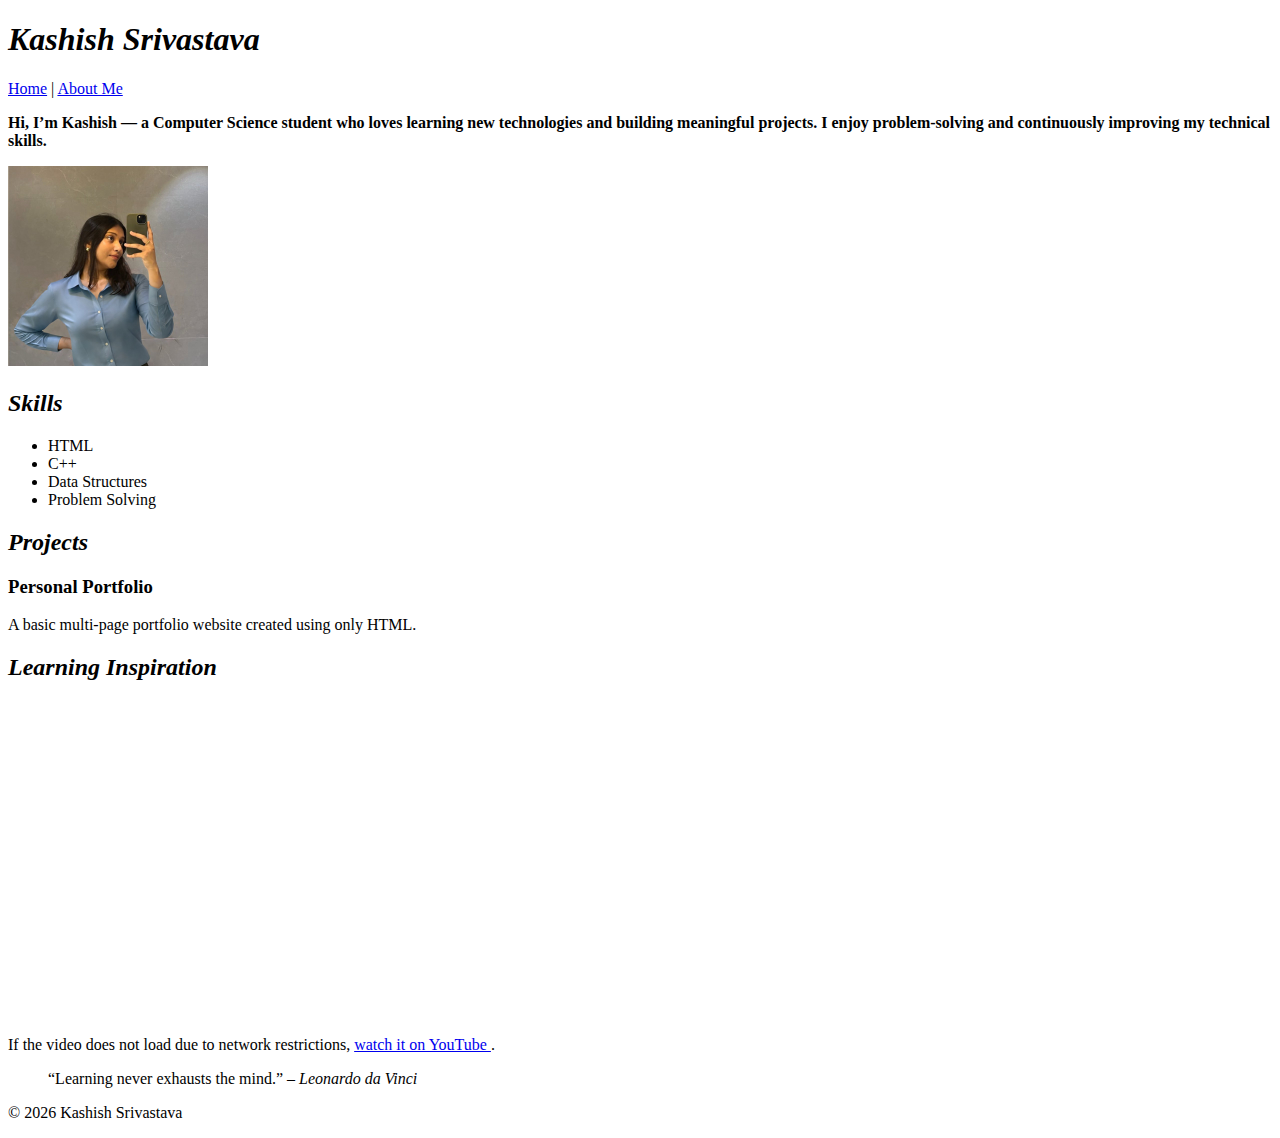
<file: Day 1/index.html>
<!DOCTYPE html>
<html lang="en">
<head>
    <meta charset="UTF-8">
    <title>Kashish Srivastava | Portfolio</title>
</head>
<body>

    <header>
        <h1><b><i>Kashish Srivastava</i></b></h1>
        <nav>
            <a href="index.html">Home</a>
            |
            <a href="about.html">About Me</a>
        </nav>
    </header>

    <main>

        <section>
            <p>
                <b>Hi, I’m Kashish — a Computer Science student who loves learning new technologies
                and building meaningful projects. I enjoy problem-solving and continuously
                improving my technical skills.</b>
            </p>
        </section>

        <section>
            <img src="kash.jpeg" alt="Profile picture of Kashish" width="200">
        </section>

        <section>
            <h2><i>Skills</i></h2>
            <ul>
                <li>HTML</li>
                <li>C++</li>
                <li>Data Structures</li>
                <li>Problem Solving</li>
            </ul>
        </section>

        <section>
            <h2><i>Projects</i></h2>
            <article>
                <h3>Personal Portfolio</h3>
                <p>A basic multi-page portfolio website created using only HTML.</p>
            </article>
        </section>

        <section>
            <h2><i>Learning Inspiration</i></h2>

            <iframe width="560" height="315" src="https://www.youtube.com/embed/HcOc7P5BMi4" 
                title="YouTube video player" frameborder="0" 
                allow="accelerometer; autoplay; clipboard-write; encrypted-media; gyroscope; picture-in-picture; web-share" 
                allowfullscreen>
            </iframe>

            <p>
                If the video does not load due to network restrictions,
                <a href="https://www.youtube.com/watch?v=HcOc7P5BMi4" target="_blank">
                    watch it on YouTube
                </a>.
            </p>
        </section>

        <section>
            <blockquote>
                “Learning never exhausts the mind.”
                <cite>– Leonardo da Vinci</cite>
            </blockquote>
        </section>

    </main>

    <footer>
        <p>© 2026 Kashish Srivastava</p>
    </footer>

</body>
</html>
</file>
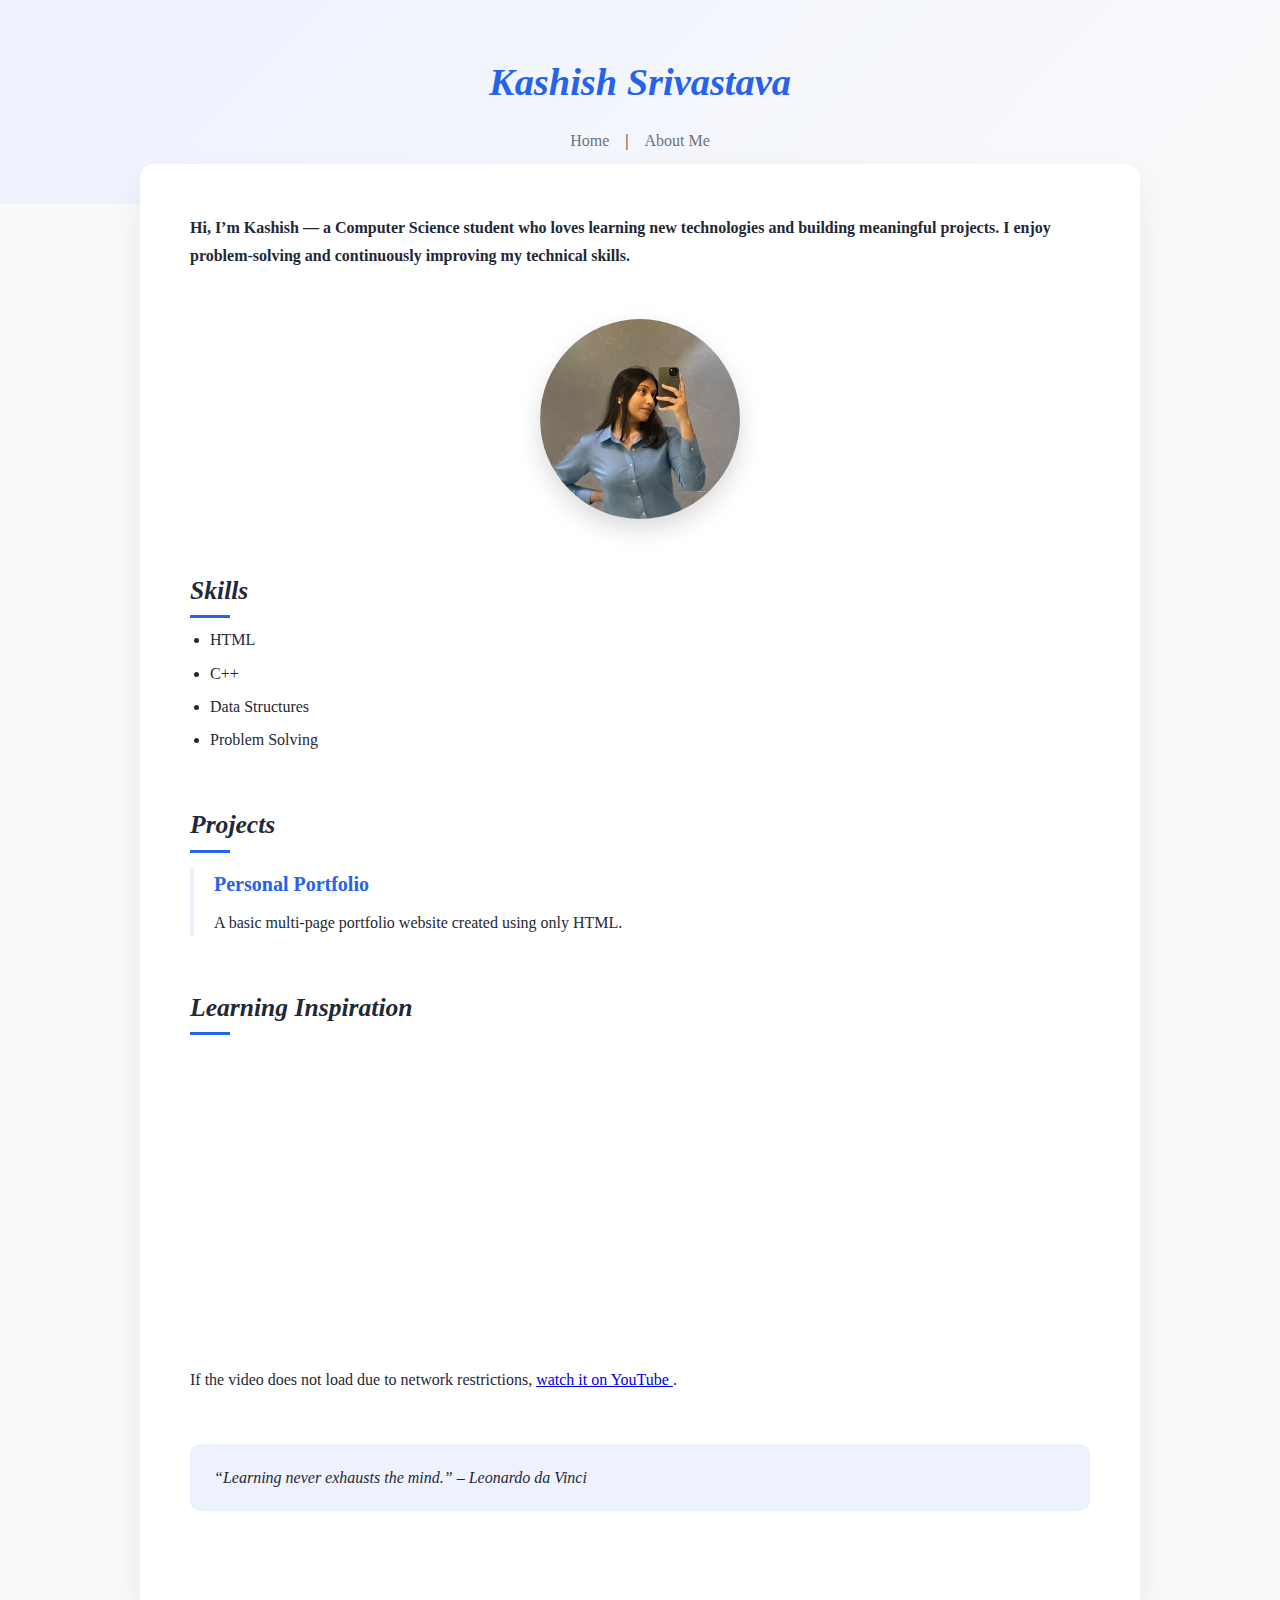
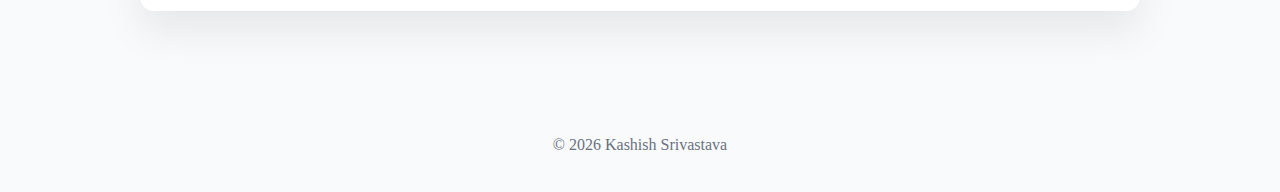
<file: Day 3/index.html>
<!DOCTYPE html>
<html lang="en">
<head>
    <link rel="stylesheet" href="style.css">
    <meta charset="UTF-8">
    <title>Kashish Srivastava | Portfolio</title>
</head>
<body>

    <header>
        <h1><b><i>Kashish Srivastava</i></b></h1>
        <nav>
            <a href="index.html">Home</a>
            |
            <a href="about.html">About Me</a>
        </nav>
    </header>

    <main>

        <section>
            <p>
                <b>Hi, I’m Kashish — a Computer Science student who loves learning new technologies
                and building meaningful projects. I enjoy problem-solving and continuously
                improving my technical skills.</b>
            </p>
        </section>

        <section>
            <img src="kash.jpeg" alt="Profile picture of Kashish" width="200">
        </section>

        <section>
            <h2><i>Skills</i></h2>
            <ul>
                <li>HTML</li>
                <li>C++</li>
                <li>Data Structures</li>
                <li>Problem Solving</li>
            </ul>
        </section>

        <section>
            <h2><i>Projects</i></h2>
            <article>
                <h3>Personal Portfolio</h3>
                <p>A basic multi-page portfolio website created using only HTML.</p>
            </article>
        </section>

        <section>
            <h2><i>Learning Inspiration</i></h2>

            <iframe width="560" height="315" src="https://www.youtube.com/embed/HcOc7P5BMi4" 
                title="YouTube video player" frameborder="0" 
                allow="accelerometer; autoplay; clipboard-write; encrypted-media; gyroscope; picture-in-picture; web-share" 
                allowfullscreen>
            </iframe>

            <p>
                If the video does not load due to network restrictions,
                <a href="https://www.youtube.com/watch?v=HcOc7P5BMi4" target="_blank">
                    watch it on YouTube
                </a>.
            </p>
        </section>

        <section>
            <blockquote>
                “Learning never exhausts the mind.”
                <cite>– Leonardo da Vinci</cite>
            </blockquote>
        </section>

    </main>

    <footer>
        <p>© 2026 Kashish Srivastava</p>
    </footer>

</body>
</html>
</file>
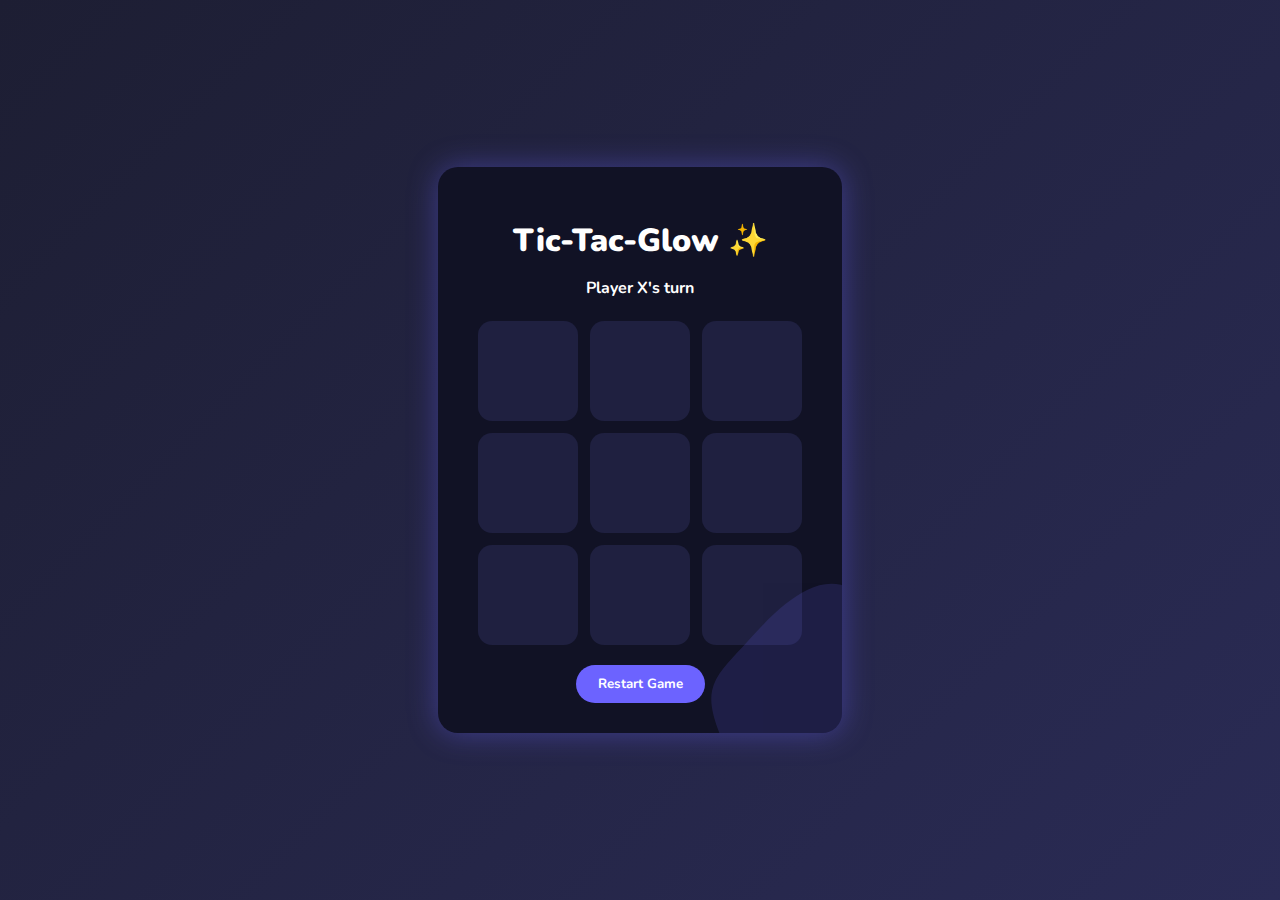
<file: Day 5/index.html>
<!DOCTYPE html>
<html lang="en">
<head>
  <meta charset="UTF-8" />
  <title>Tic Tac Glow</title>

  <link href="https://fonts.googleapis.com/css2?family=Nunito:wght@400;700;900&display=swap" rel="stylesheet">

  <link rel="stylesheet" href="index.css" />
</head>
<body>

  <div class="game-container">
    <h1>Tic-Tac-Glow ✨</h1>

    <div class="status" id="status">Player X's turn</div>

    <div class="board" id="board">
      <div class="cell" data-index="0"></div>
      <div class="cell" data-index="1"></div>
      <div class="cell" data-index="2"></div>
      <div class="cell" data-index="3"></div>
      <div class="cell" data-index="4"></div>
      <div class="cell" data-index="5"></div>
      <div class="cell" data-index="6"></div>
      <div class="cell" data-index="7"></div>
      <div class="cell" data-index="8"></div>
    </div>

    <button id="restart">Restart Game</button>

    <svg class="bg-svg" viewBox="0 0 200 200">
      <path fill="#6c63ff" d="M41.7,-67.4C54.5,-59.2,65.6,-54.1,70.4,-44.9C75.1,-35.8,73.6,-22.7,69.9,-11.1C66.2,0.5,60.4,10.7,54.1,20.8C47.8,30.9,41,40.9,31.7,49.2C22.3,57.6,10.6,64.4,-1.8,67.2C-14.1,70,-28.2,68.8,-38.1,61.3C-48,53.8,-53.7,40.1,-58.9,27.2C-64.1,14.3,-68.8,2.2,-66.6,-8.3C-64.4,-18.8,-55.3,-27.7,-46.3,-37.3C-37.3,-47,-28.5,-57.4,-17.5,-66.1C-6.6,-74.8,6.5,-81.9,19.1,-78.8C31.6,-75.7,43.6,-62.4,41.7,-67.4Z" transform="translate(100 100)" />
    </svg>
  </div>

  <script src="index.js"></script>
</body>
</html>
</file>
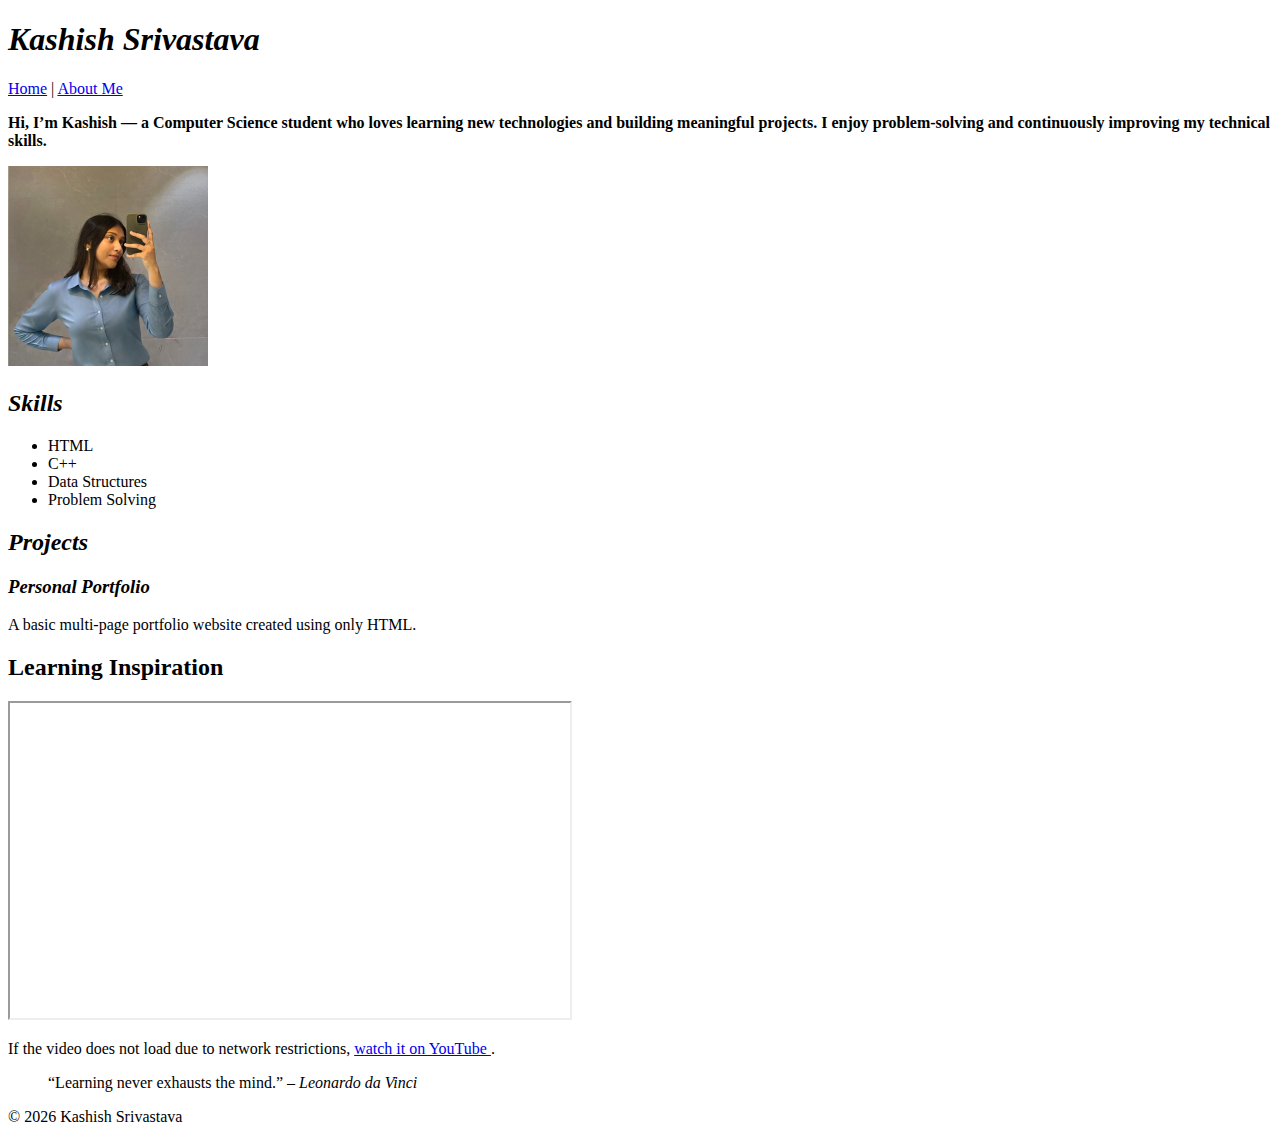
<file: Personal Portfolio/index.html>
<!DOCTYPE html>
<html lang="en">
<head>
    <meta charset="UTF-8">
    <title>Kashish Srivastava | Portfolio</title>
</head>
<body>

    <header>
        <h1><i>Kashish Srivastava</i></h1>
        <nav>
            <a href="index.html">Home</a>
            |
            <a href="about.html">About Me</a>
        </nav>
    </header>

    <main>

        <section>
            <p>
                <b>Hi, I’m Kashish — a Computer Science student who loves learning new technologies
                and building meaningful projects. I enjoy problem-solving and continuously
                improving my technical skills.</b>
            </p>
        </section>

        <section>
            <img src="kash.jpeg" alt="Profile picture of Kashish" width="200">
        </section>

        <section>
            <h2><i>Skills</i></h2>
            <ul>
                <li>HTML</li>
                <li>C++</li>
                <li>Data Structures</li>
                <li>Problem Solving</li>
            </ul>
        </section>

        <section>
            <h2><i>Projects</i></h2>
            <article>
                <h3><i>Personal Portfolio</i></h3>
                <p>A basic multi-page portfolio website created using only HTML.</p>
            </article>
        </section>

        <section>
            <h2>Learning Inspiration</h2>

            <iframe
                width="560"
                height="315"
                src="https://www.youtube.com/embed/HcOc7P5BMi4"
                title="YouTube video player"
                allowfullscreen>
            </iframe>

            <p>
                If the video does not load due to network restrictions,
                <a href="https://www.youtube.com/watch?v=HcOc7P5BMi4" target="_blank">
                    watch it on YouTube
                </a>.
            </p>
        </section>

        <section>
            <blockquote>
                “Learning never exhausts the mind.”
                <cite>– Leonardo da Vinci</cite>
            </blockquote>
        </section>

    </main>

    <footer>
        <p>© 2026 Kashish Srivastava</p>
    </footer>

</body>
</html>
</file>
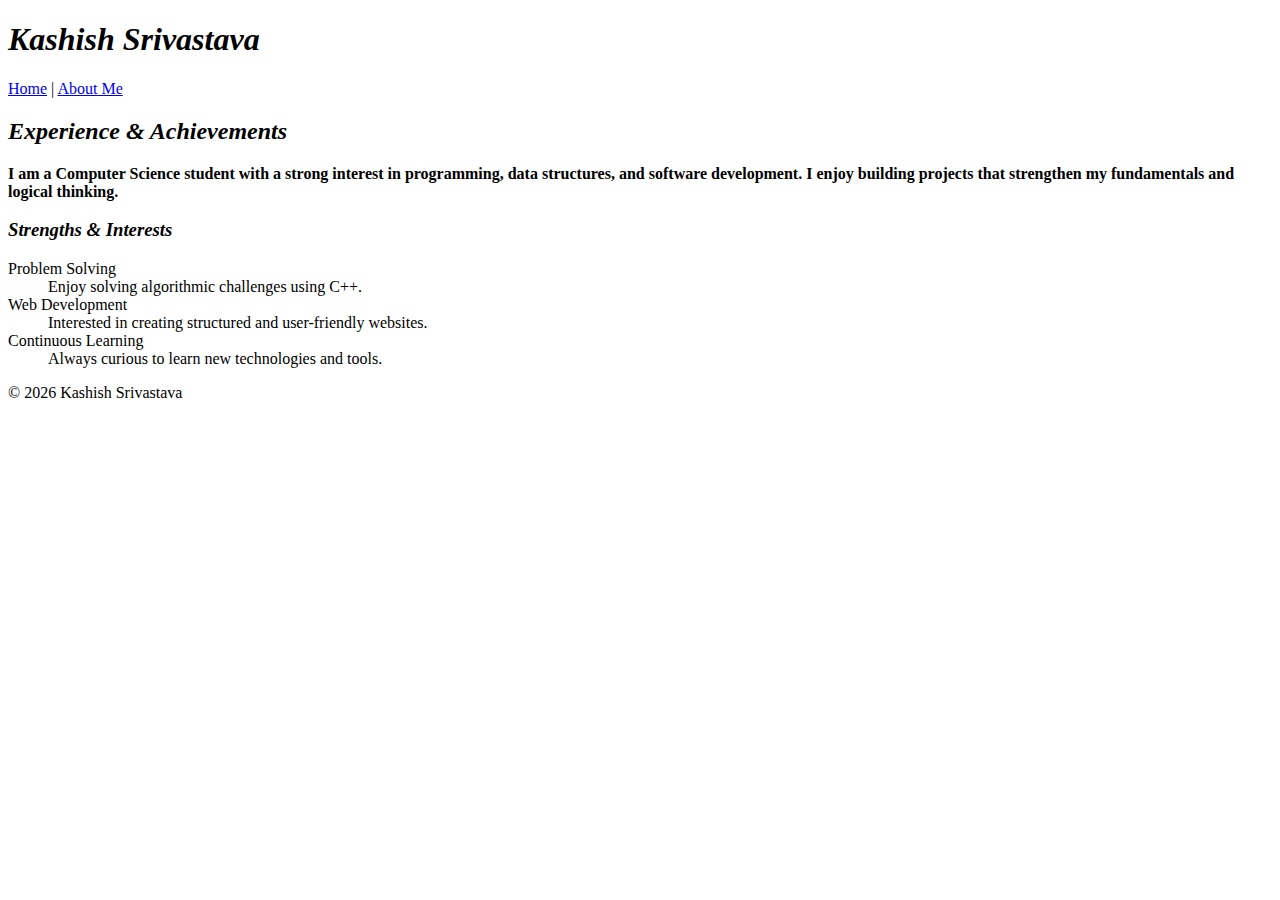
<file: Day 1/about.html>
<!DOCTYPE html>
<html lang="en">
<head>
    <meta charset="UTF-8">
    <title>About Me | Kashish Srivastava</title>
</head>
<body>

    <header>
        <h1><i>Kashish Srivastava</i></h1>
        <nav>
            <a href="index.html">Home</a>
            |
            <a href="about.html">About Me</a>
        </nav>
    </header>

    <main>

        <section>
            <h2><i>Experience & Achievements</i></h2>
            <p>
                <b>I am a Computer Science student with a strong interest in programming,
                data structures, and software development. I enjoy building projects
                that strengthen my fundamentals and logical thinking.</b>
            </p>
        </section>

        <section>
            <h3><i>Strengths & Interests</i></h3>
            <dl>
                <dt>Problem Solving</dt>
                <dd>Enjoy solving algorithmic challenges using C++.</dd>

                <dt>Web Development</dt>
                <dd>Interested in creating structured and user-friendly websites.</dd>

                <dt>Continuous Learning</dt>
                <dd>Always curious to learn new technologies and tools.</dd>
            </dl>
        </section>

    </main>

    <footer>
        <p>© 2026 Kashish Srivastava</p>
    </footer>

</body>
</html>
</file>
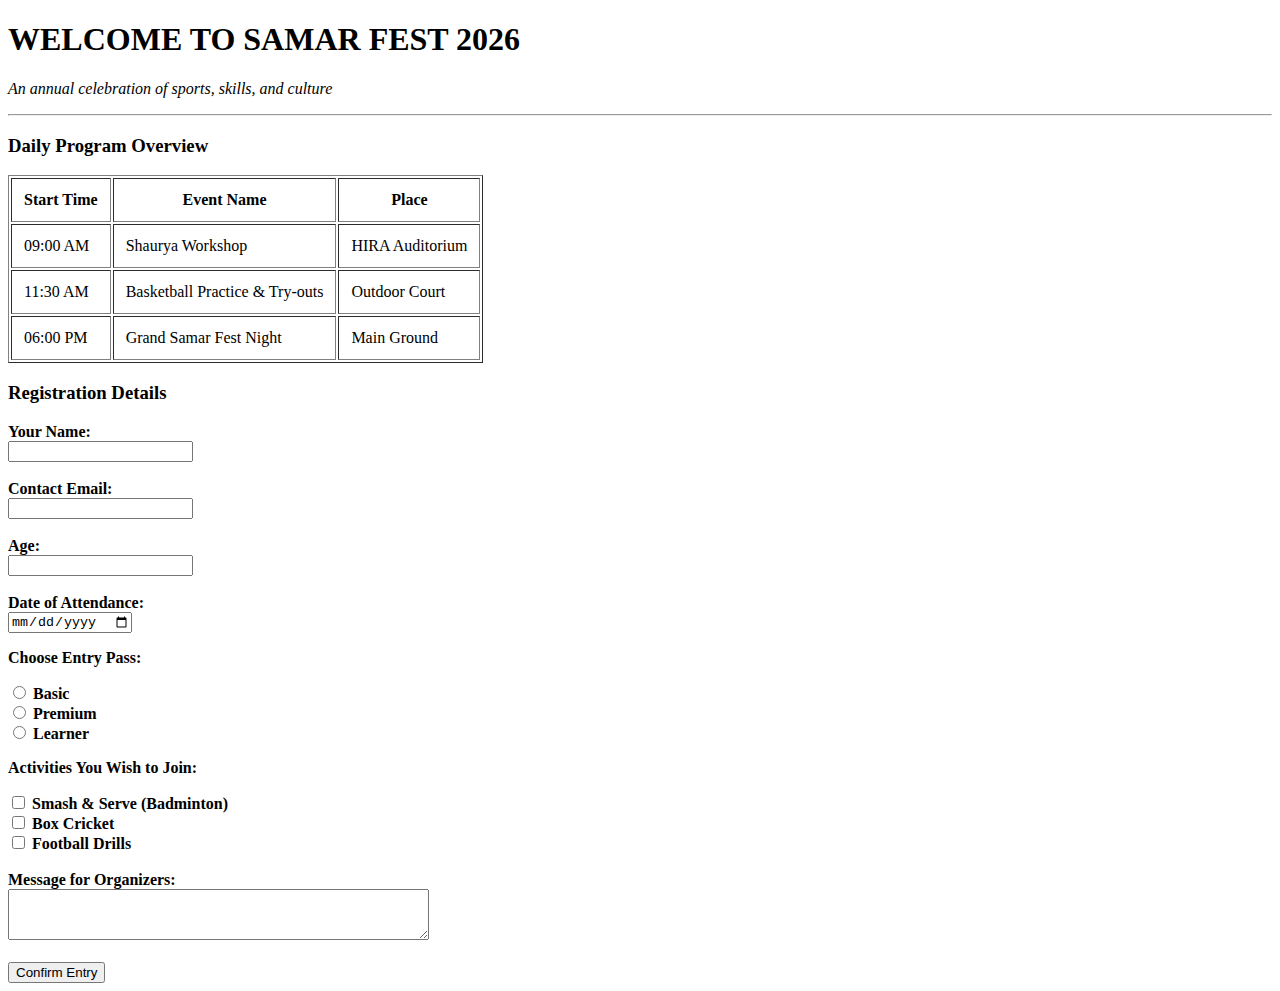
<file: Day 2/event.html>
<!DOCTYPE html>
<html>
<head>
    <meta charset="UTF-8">
    <title>Samar 2026</title>
</head>

<body>

    <h1>WELCOME TO SAMAR FEST 2026</h1>
    <p><i>An annual celebration of sports, skills, and culture</i></p>
    <hr>
    <h3>Daily Program Overview</h3>

    <table border="1" cellpadding="12">
        <thead>
            <tr>
                <th>Start Time</th>
                <th>Event Name</th>
                <th>Place</th>
            </tr>
        </thead>

        <tbody>
            <tr>
                <td>09:00 AM</td>
                <td>Shaurya Workshop</td>
                <td>HIRA Auditorium</td>
            </tr>
            <tr>
                <td>11:30 AM</td>
                <td>Basketball Practice & Try-outs</td>
                <td>Outdoor Court</td>
            </tr>
            <tr>
                <td>06:00 PM</td>
                <td>Grand Samar Fest Night</td>
                <td>Main Ground</td>
            </tr>
        </tbody>
    </table>

    <h3>Registration Details</h3>

    <form action="register.html" method="post">

        <label for="username"><b>Your Name:</b></label><br>
        <input type="text" id="username" name="username"><br><br>

        <label for="useremail"><b>Contact Email:</label><br>
        <input type="email" id="useremail" name="useremail"><br><br>

        <label for="userage"><b>Age:</b></label><br>
        <input type="number" id="userage" name="userage"><br><br>

        <label for="visitdate"><b>Date of Attendance:</b></label><br>
        <input type="date" id="visitdate" name="visitdate"><br>

        <p><b>Choose Entry Pass:</b></p>
        <input type="radio" id="basic" name="entry" value="basic">
        <label for="basic">Basic</label><br>

        <input type="radio" id="premium" name="entry" value="premium">
        <label for="premium">Premium</label><br>

        <input type="radio" id="learner" name="entry" value="learner">
        <label for="learner">Learner</label><br>

        <p><b>Activities You Wish to Join:</b></p>
        <input type="checkbox" id="bd" name="activity" value="badminton">
        <label for="bd">Smash & Serve (Badminton)</label><br>

        <input type="checkbox" id="cricket" name="activity" value="cricket">
        <label for="cricket">Box Cricket</label><br>

        <input type="checkbox" id="football" name="activity" value="football">
        <label for="football">Football Drills</label><br><br>

        <label for="message"><b>Message for Organizers:</b></label><br>
        <textarea id="message" name="message" rows="3" cols="50"></textarea><br><br>

        <button type="submit">Confirm Entry</button>

    </form>
</body>
</html>
</file>
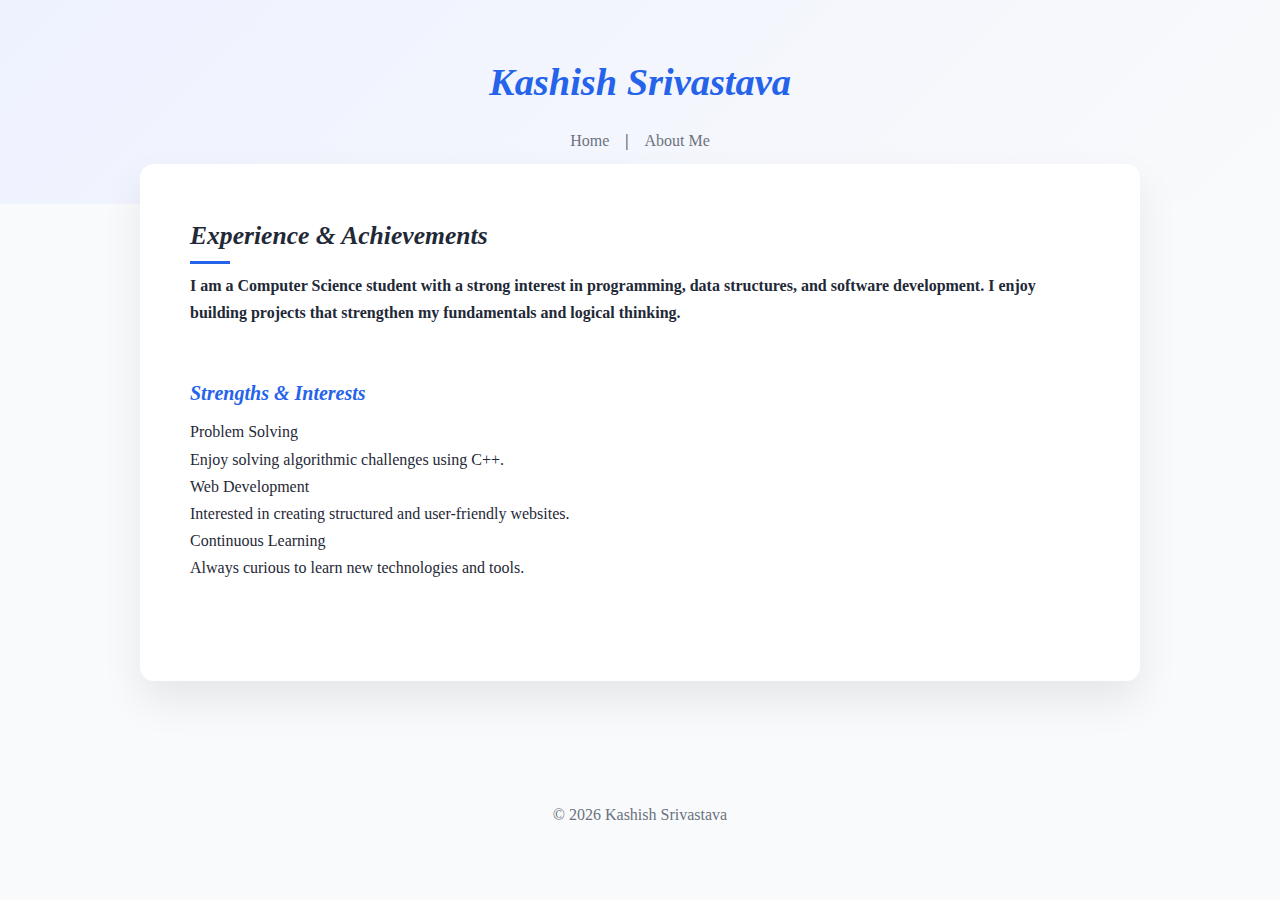
<file: Day 3/about.html>
<!DOCTYPE html>
<html lang="en">
<head>
    <link rel="stylesheet" href="style.css">
    <meta charset="UTF-8">
    <title>About Me | Kashish Srivastava</title>
</head>
<body>

    <header>
        <h1><i>Kashish Srivastava</i></h1>
        <nav>
            <a href="index.html">Home</a>
            |
            <a href="about.html">About Me</a>
        </nav>
    </header>

    <main>

        <section>
            <h2><i>Experience & Achievements</i></h2>
            <p>
                <b>I am a Computer Science student with a strong interest in programming,
                data structures, and software development. I enjoy building projects
                that strengthen my fundamentals and logical thinking.</b>
            </p>
        </section>

        <section>
            <h3><i>Strengths & Interests</i></h3>
            <dl>
                <dt>Problem Solving</dt>
                <dd>Enjoy solving algorithmic challenges using C++.</dd>

                <dt>Web Development</dt>
                <dd>Interested in creating structured and user-friendly websites.</dd>

                <dt>Continuous Learning</dt>
                <dd>Always curious to learn new technologies and tools.</dd>
            </dl>
        </section>

    </main>

    <footer>
        <p>© 2026 Kashish Srivastava</p>
    </footer>

</body>
</html>
</file>
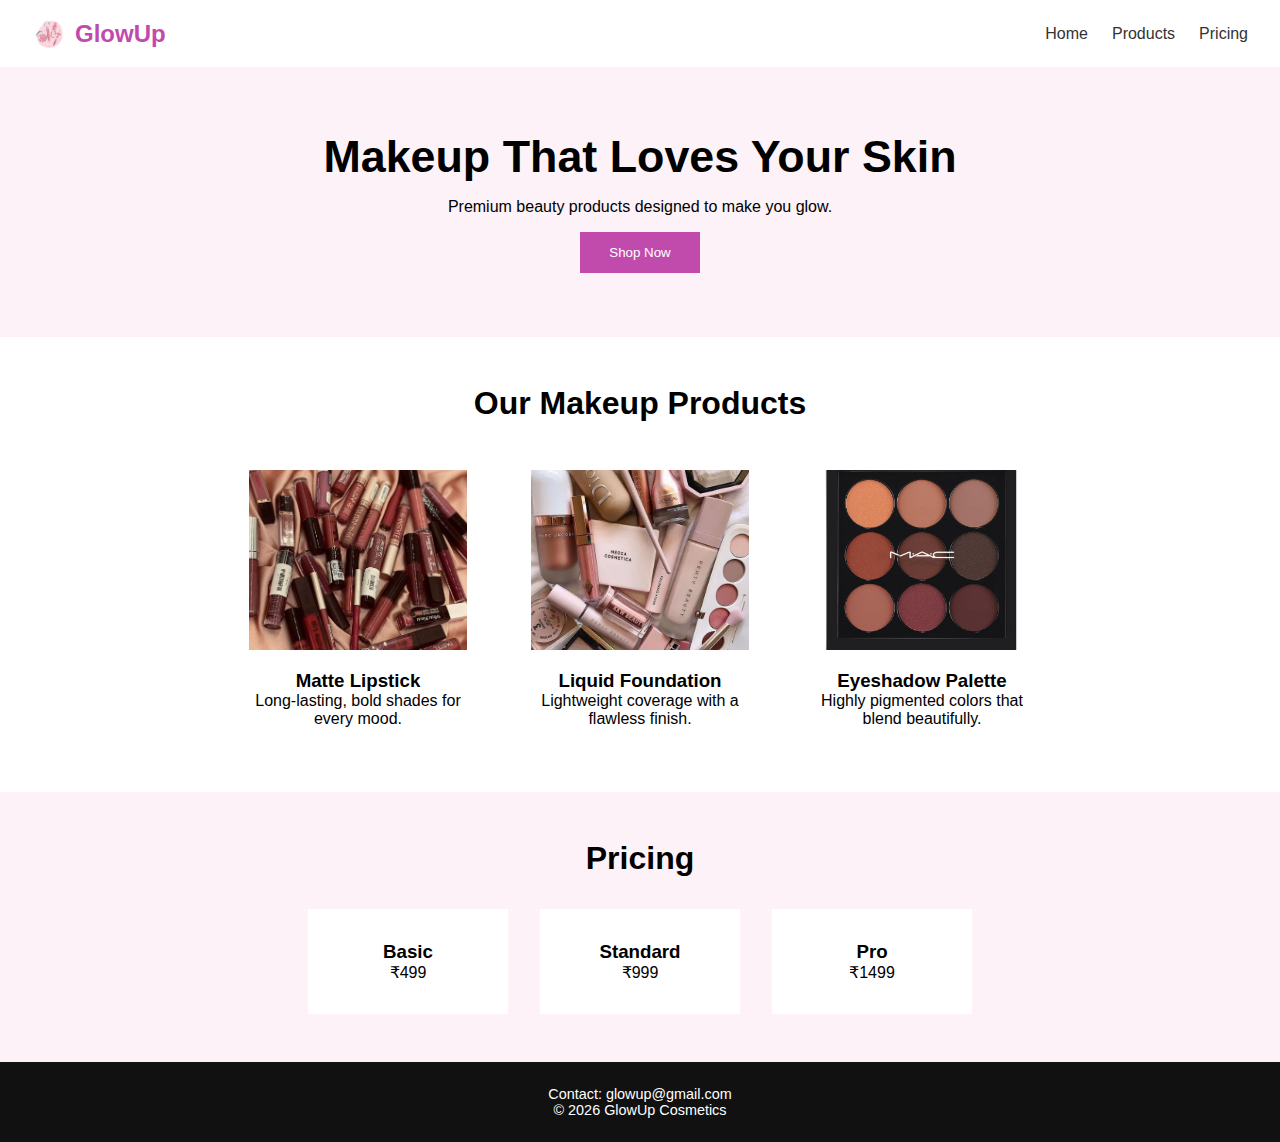
<file: Day 4/landing.html>
<!DOCTYPE html>
<html lang="en">
<head>
    <meta charset="UTF-8">
    <meta name="viewport" content="width=device-width, initial-scale=1.0">
    <title>GlowUp Cosmetics</title>
    <link rel="stylesheet" href="style.css">
</head>
<body>

    <header class="header">
        <div class="logo">
            <img src="glow.jpg" alt="logo">
            <span>GlowUp</span>
        </div>

        <nav>
            <ul class="nav-links">
                <li><a href="#home">Home</a></li>
                <li><a href="#products">Products</a></li>
                <li><a href="#pricing">Pricing</a></li>
            </ul>
        </nav>
    </header>

    <section class="hero" id="home">
        <h1 class="hero-title">Makeup That Loves Your Skin</h1>
        <p class="hero-text">Premium beauty products designed to make you glow.</p>
        <button class="cta-btn">Shop Now</button>
    </section>

    <section class="products" id="products">
        <h2 class="section-title">Our Makeup Products</h2>

        <div class="product-container">
            <article class="product-card">
                <img src="tick.jpg" alt="Matte Lipstick">
                <h3>Matte Lipstick</h3>
                <p>Long-lasting, bold shades for every mood.</p>
            </article>

            <article class="product-card">
                <img src="fd.jpg" alt="Liquid Foundation">
                <h3>Liquid Foundation</h3>
                <p>Lightweight coverage with a flawless finish.</p>
            </article>

            <article class="product-card">
                <img src="eye.jpg" alt="Eyeshadow Palette">
                <h3>Eyeshadow Palette</h3>
                <p>Highly pigmented colors that blend beautifully.</p>
            </article>
        </div>
    </section>

    <section class="pricing" id="pricing">
        <h2 class="section-title">Pricing</h2>

        <div class="pricing-container">
            <div class="price-card">
                <h3>Basic</h3>
                <p>₹499</p>
            </div>

            <div class="price-card">
                <h3>Standard</h3>
                <p>₹999</p>
            </div>

            <div class="price-card">
                <h3>Pro</h3>
                <p>₹1499</p>
            </div>
        </div>
    </section>

    <footer class="footer">
        <p>Contact: glowup@gmail.com</p>
        <p>© 2026 GlowUp Cosmetics</p>
    </footer>

</body>
</html>
</file>
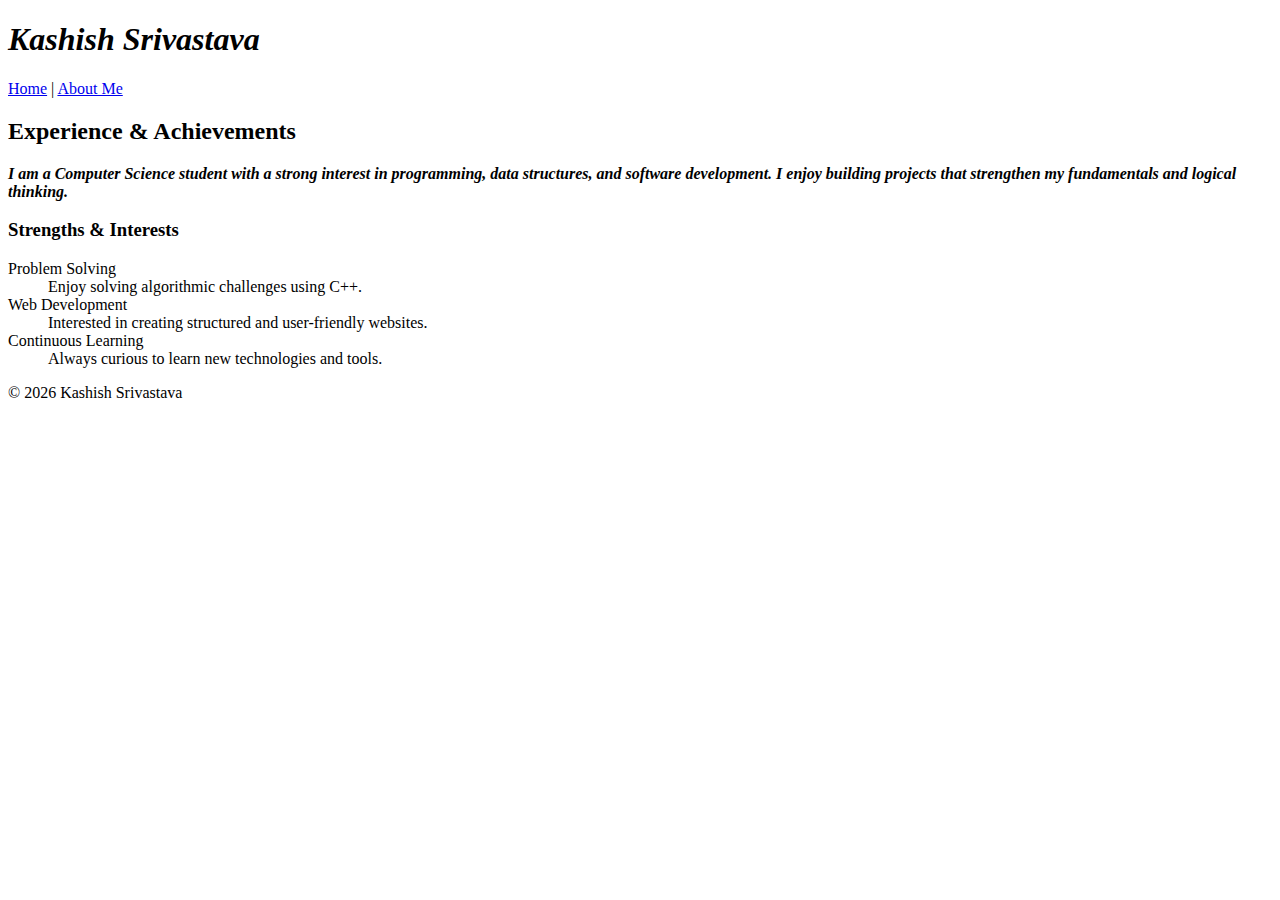
<file: Personal Portfolio/about.html>
<!DOCTYPE html>
<html lang="en">
<head>
    <meta charset="UTF-8">
    <title>About Me | Kashish Srivastava</title>
</head>
<body>

    <header>
        <h1><i>Kashish Srivastava</i></h1>
        <nav>
            <a href="index.html">Home</a>
            |
            <a href="about.html">About Me</a>
        </nav>
    </header>

    <main>

        <section>
            <h2>Experience & Achievements</h2>
            <p>
                <b><i>I am a Computer Science student with a strong interest in programming,
                data structures, and software development. I enjoy building projects
                that strengthen my fundamentals and logical thinking.</i></b>
            </p>
        </section>

        <section>
            <h3>Strengths & Interests</h3>
            <dl>
                <dt>Problem Solving</dt>
                <dd>Enjoy solving algorithmic challenges using C++.</dd>

                <dt>Web Development</dt>
                <dd>Interested in creating structured and user-friendly websites.</dd>

                <dt>Continuous Learning</dt>
                <dd>Always curious to learn new technologies and tools.</dd>
            </dl>
        </section>

    </main>

    <footer>
        <p>© 2026 Kashish Srivastava</p>
    </footer>

</body>
</html>
</file>
<file: Day 3/style.css>
* {
    margin: 0;
    padding: 0;
    box-sizing: border-box;
}

:root {
    --primary: #2563eb;
    --text: #1f2937;
    --muted: #6b7280;
    --bg-main: #f9fafb;
    --bg-soft: #eef2ff;
}

body {
    background-color: var(--bg-main);
    color: var(--text);
    line-height: 1.7;
}

header {
    background: linear-gradient(135deg, #eef2ff, #f9fafb);
    padding: 50px 20px;
    text-align: center;
}

header h1 {
    font-size: 2.4rem;
    color: var(--primary);
    margin-bottom: 8px;
}

nav {
    margin-top: 12px;
}

nav a {
    margin: 0 12px;
    text-decoration: none;
    color: var(--muted);
    font-weight: 500;
}

nav a:hover {
    color: var(--primary);
    text-decoration: underline;
}

main {
    max-width: 1000px;
    margin: 0 auto 60px;
    background-color: #ffffff;
    padding: 50px;
    border-radius: 14px;
    box-shadow: 0 20px 40px rgba(0,0,0,0.08);
    transform: translateY(-40px);
}

section {
    margin-bottom: 50px;
}

h2 {
    font-size: 1.6rem;
    margin-bottom: 14px;
    position: relative;
}

h2::after {
    content: "";
    width: 40px;
    height: 3px;
    background-color: var(--primary);
    position: absolute;
    left: 0;
    bottom: -6px;
}

h3 {
    font-size: 1.25rem;
    margin-bottom: 8px;
    color: var(--primary);
}

p {
    margin-bottom: 14px;
    font-size: 1rem;
}

img {
    display: block;
    margin: 30px auto;
    border-radius: 50%;
    box-shadow: 0 10px 25px rgba(0,0,0,0.15);
}

ul {
    margin-left: 20px;
}

li {
    margin-bottom: 6px;
}

article {
    margin-top: 20px;
    padding-left: 20px;
    border-left: 4px solid var(--bg-soft);
}

blockquote {
    margin-top: 30px;
    padding: 20px 24px;
    background-color: var(--bg-soft);
    border-radius: 10px;
    font-style: italic;
}

footer {
    text-align: center;
    padding: 20px;
    font-size: 0.9rem;
    color: var(--muted);
}
</file>
<file: Day 5/index.css>
* {
  box-sizing: border-box;
  font-family: 'Nunito', sans-serif;
}

body {
  margin: 0;
  height: 100vh;
  background: linear-gradient(135deg, #1d1e33, #2a2b55);
  display: flex;
  align-items: center;
  justify-content: center;
  color: white;
}

.game-container {
  position: relative;
  background: #111225;
  padding: 30px 40px;
  border-radius: 20px;
  box-shadow: 0 0 30px rgba(108, 99, 255, 0.4);
  text-align: center;
  overflow: hidden;
}

h1 {
  font-weight: 900;
  margin-bottom: 10px;
}

.status {
  margin: 15px 0;
  font-weight: 700;
  min-height: 24px;
}

.board {
  display: grid;
  grid-template-columns: repeat(3, 100px);
  gap: 12px;
  justify-content: center;
  margin: 20px 0;
}

.cell {
  width: 100px;
  height: 100px;
  background: #1f2040;
  border-radius: 14px;
  display: flex;
  align-items: center;
  justify-content: center;
  font-size: 3rem;
  font-weight: 900;
  cursor: pointer;
  transition: transform 0.2s ease, background 0.3s ease;
}

.cell:hover {
  transform: scale(1.05);
  background: #2b2d66;
}

.cell.x {
  color: #ff6b6b;
  animation: pop 0.3s ease;
}

.cell.o {
  color: #4ecdc4;
  animation: pop 0.3s ease;
}

@keyframes pop {
  0% { transform: scale(0.6); }
  100% { transform: scale(1); }
}

.win {
  animation: glow 1s infinite alternate;
}

@keyframes glow {
  from { box-shadow: 0 0 10px #6c63ff; }
  to { box-shadow: 0 0 25px #6c63ff; }
}

.draw {
  animation: shake 0.4s ease-in-out;
}

@keyframes shake {
  0%, 100% { transform: translateX(0); }
  25% { transform: translateX(-5px); }
  75% { transform: translateX(5px); }
}

button {
  padding: 10px 22px;
  border-radius: 30px;
  border: none;
  background: #6c63ff;
  color: white;
  font-weight: 700;
  cursor: pointer;
}

button:hover {
  background: #5548e2;
}

/* 🔥 BUG FIX HERE */
.bg-svg {
  position: absolute;
  width: 300px;
  height: 300px;
  bottom: -120px;
  right: -120px;
  opacity: 0.15;
  pointer-events: none; /* THIS FIXES LOWER-RIGHT CELL */
}
</file>
<file: Day 4/style.css>
:root {
    --primary: #c14aad;
    --secondary: #fdf2f8;
    --text: #333;
}

* {
    margin: 0;
    padding: 0;
    box-sizing: border-box;
    font-family: "Segoe UI", sans-serif;
}

.header {
    display: flex;
    justify-content: space-between;
    align-items: center;
    padding: 1rem 2rem;
    background: white;
}

.logo {
    display: flex;
    align-items: center;
    gap: 0.5rem;
    font-size: 1.5rem;
    font-weight: bold;
    color: var(--primary);
}

.logo img {
    width: 35px;
}

.nav-links {
    list-style: none;
    display: flex;
    gap: 1.5rem;
}

.nav-links a {
    text-decoration: none;
    color: var(--text);
    transition: color 0.3s;
}

.nav-links a:hover {
    color: var(--primary);
}

.hero {
    text-align: center;
    padding: 4rem 2rem;
    background: var(--secondary);
}

.hero-title {
    font-size: 2.8rem;
    animation: fadeIn 1s ease-in;
}

.hero-text {
    margin: 1rem 0;
}

.cta-btn {
    background: var(--primary);
    color: white;
    border: none;
    padding: 0.8rem 1.8rem;
    cursor: pointer;
    transition: transform 0.3s;
}

.cta-btn:hover {
    transform: scale(1.05);
}

.products {
    padding: 3rem 2rem;
    text-align: center;
}

.section-title {
    font-size: 2rem;
    margin-bottom: 2rem;
}

.product-container {
    display: flex;
    justify-content: center;
    gap: 2rem;
}

.product-card {
    width: 250px;
    padding: 1rem;
    background: white;
    transition: transform 0.3s, box-shadow 0.3s;
}

.product-card img {
    width: 100%;
    height: 180px;
    object-fit: cover;
    margin-bottom: 1rem;
}

.product-card:hover {
    transform: scale(1.05);
    box-shadow: 0 8px 20px rgba(0,0,0,0.15);
}


.pricing {
    background: var(--secondary);
    padding: 3rem 2rem;
    text-align: center;
}

.pricing-container {
    display: flex;
    justify-content: center;
    gap: 2rem;
}

.price-card {
    background: white;
    padding: 2rem;
    width: 200px;
    transition: transform 0.3s;
}

.price-card:hover {
    transform: scale(1.08);
}

.footer {
    background: #111;
    color: white;
    text-align: center;
    padding: 1.5rem;
    font-size: 0.9rem;
}

@keyframes fadeIn {
    from {
        opacity: 0;
        transform: translateY(20px);
    }
    to {
        opacity: 1;
        transform: translateY(0);
    }
}

@media (max-width: 768px) {
    .product-container,
    .pricing-container {
        flex-direction: column;
        align-items: center;
    }
}
</file>
